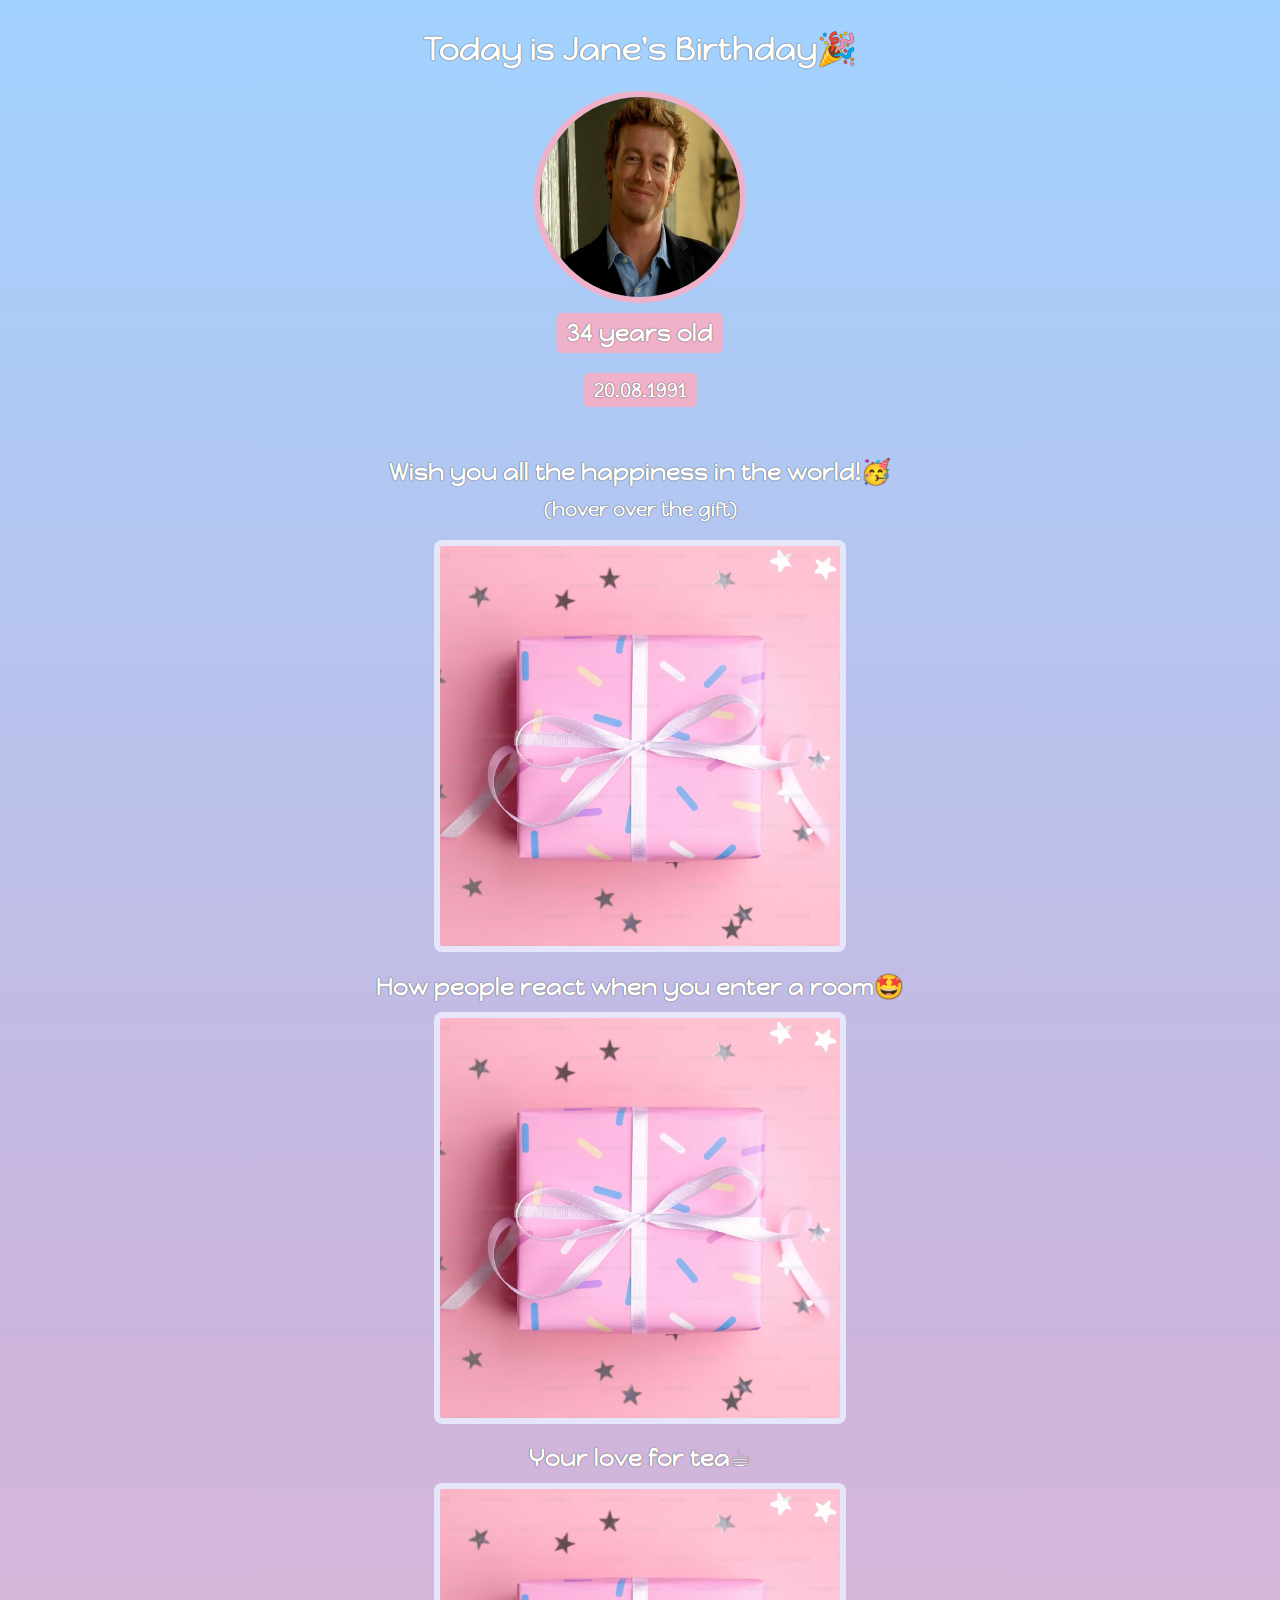
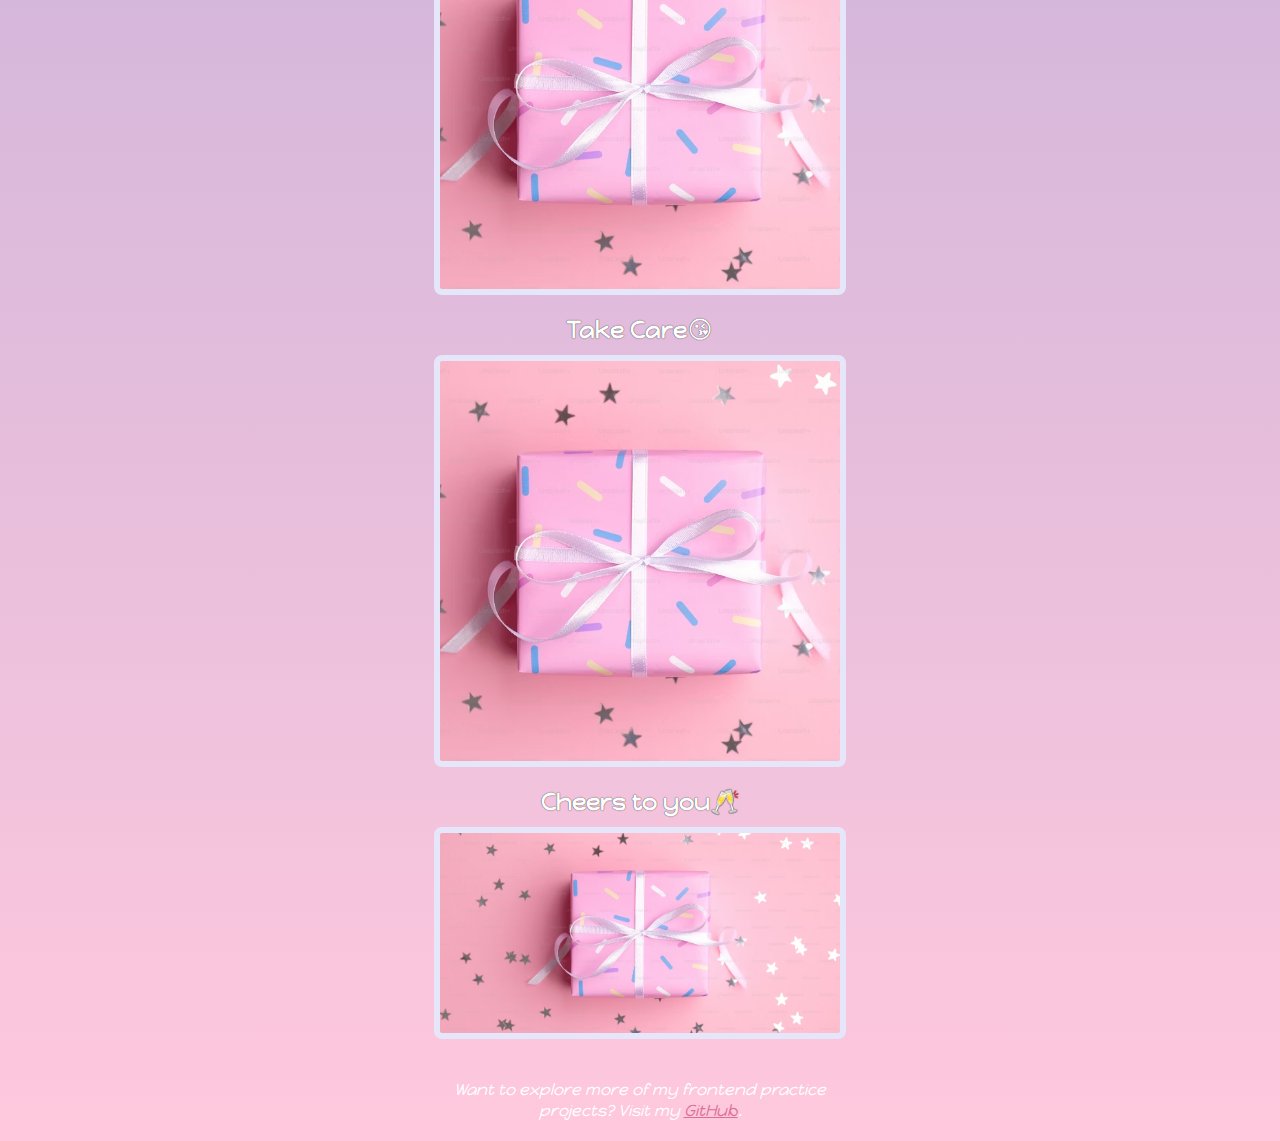
<file: birthday-gift/index.html>
<!DOCTYPE html>
<html>
    <head>
        <link rel="stylesheet" href="styles.css">
        <link rel="preconnect" href="https://fonts.googleapis.com">
        <link rel="preconnect" href="https://fonts.gstatic.com" crossorigin>
        <link href="https://fonts.googleapis.com/css2?family=Happy+Monkey&display=swap" rel="stylesheet">
    </head>
    <body>
        <div id="header">
            <h1>Today is Jane's Birthday🎉</h1>
            <img id="bff" src="pic.jpg" alt="jane is smiling">
            <h2 id="age">34 years old</h2>
            <h3 id="date">20.08.1991</h3>
        </div>
        <div class="gift-section">
            <h2 class="gift-wish">Wish you all the happiness in the world!🥳</h2>
            <h3 class="gift-hint">(hover over the gift)</h3>
            <div class="gift-img" id="gift-one"></div>
            <h2 class="gift-wish">How people react when you enter a room🤩</h2>
            <div class="gift-img" id="gift-two"></div>
            <h2 class="gift-wish">Your love for tea☕</h2>
            <div class="gift-img" id="gift-three"></div>
            <h2 class="gift-wish">Take Care😘</h2>
            <div class="gift-img" id="gift-four"></div>
            <h2 class="gift-wish">Cheers to you🥂</h2>
            <div class="gift-img" id="gift-five"></div>
        </div>
        <p id="footer">
            Want to explore more of my frontend practice projects?
            Visit my
            <a href="https://github.com/SiriC-D/frontend-practice" target="_blank">GitHub</a>.
        </p>

    </body>
</html>
</file>
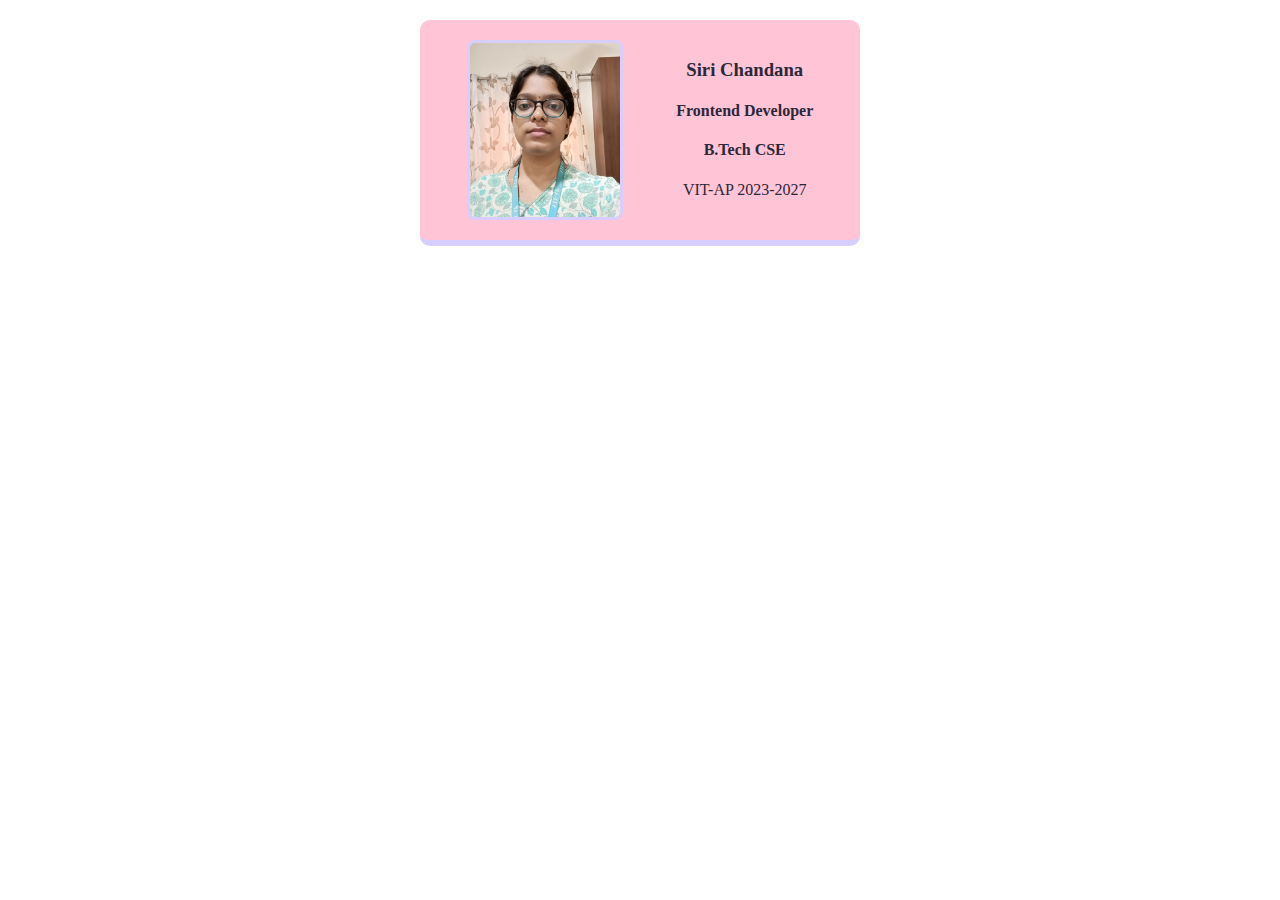
<file: business-card/index.html>
<!DOCTYPE html>
<html>  
    <head>
        <link rel="stylesheet" href="styles.css">

    </head>
    <body>
        <div class="card">
            <img class="pic"src="photo.jpeg" alt="Siri staring">
            <div >
                <h3>Siri Chandana</h3>

                <h4>Frontend Developer</h4>
                <h4>B.Tech CSE</h4>
                <p>VIT-AP 2023-2027</p>

            </div>
        </div>
        

    </body>
</html>
</file>
<file: birthday-gift/styles.css>
body{
    text-align: center;
    font-family: "Happy Monkey", system-ui;
    /* background:linear-gradient(#a2d2ff,pink); */
    background: linear-gradient(180deg,
                #a2d2ff 0%,
                #cdb4db 50%,
                #ffc8dd 100%);
    color: #ffffff;
}
h1,h2,h3{
    text-shadow: 0px 0px 1px black;
}
#bff{
    width:200px;
    height:200px;
    border-radius: 50%;
    border: 6px solid #EFB0C9;

}
#age{
    background-color: #EFB0C9;
    padding: 5px 10px;
    border-radius: 5px;
    margin: 10px 0 20px 0;
    
}
#date {
    margin:0;
    background-color: #EFB0C9;
    padding: 5px 10px;
    border-radius: 5px;
}
#header{
    display:flex;
    flex-direction: column;
    align-items: center;
}
.gift-img{
    background-image: url("gift.png");
    background-size: cover;
    background-position: center;
    width: min(400px, 90%);
    height: 400px;
    margin: 0 auto;
    border: 6px solid lavender;
    border-radius: 8px;
    transition: transform 0.2s ease;
}
.gift-img:hover {
    transform: scale(1.03);
    cursor: pointer;
}
.gift-img:focus {
    outline: 3px solid #EFB0C9;
    outline-offset: 4px;
}
#gift-one:hover{
    background-image: url("bdance.gif");
}
#gift-two:hover{
    background-image: url("applause.gif");
}
#gift-three:hover {
    background-image: url("tea.gif");
}
#gift-four:hover {
    background-image: url("kiss.gif");
}
#gift-five{
    height: 200px;
}
#gift-five:hover {
    background-image: url("cheers.gif");  
}

.gift-section{
    margin-top:50px;
}
.gift-wish{
    margin-bottom: 10px;
}
.gift-hint{
    margin-top: 0;
}
#footer{
    font-style: italic;
    width: min(400px, 90%);
    margin: 40px auto 20px;
}
a{
    color:palevioletred;
}
a:hover {
    text-decoration: underline;
}
</file>
<file: business-card/styles.css>
body{
    margin: 20px;
    font-family:'Times New Roman', Times, serif;
}
.pic{
    width:150px;
    border: 3px solid #d8cefe;
    border-radius:8px;
    transition: transform 0.2s ease;
}
.pic:hover {
    transform: scale(1.05);
}
.card{
    width:400px;
    margin: 0 auto;
    padding: 20px;
    display:flex;
    justify-content:space-around;
    text-align: center;
    background-color: #ffc4d6;
    border-bottom: 6px solid #d8cefe;
    color:#2b2839;
    border-radius: 10px;
    transition: all 0.3s ease, box-shadow 0.2s ease;


}
.card:hover {
    transform: translateY(-3px);
    box-shadow: 0 6px 16px rgba(0, 0, 0, 0.15);
    cursor: pointer;
}
</file>
